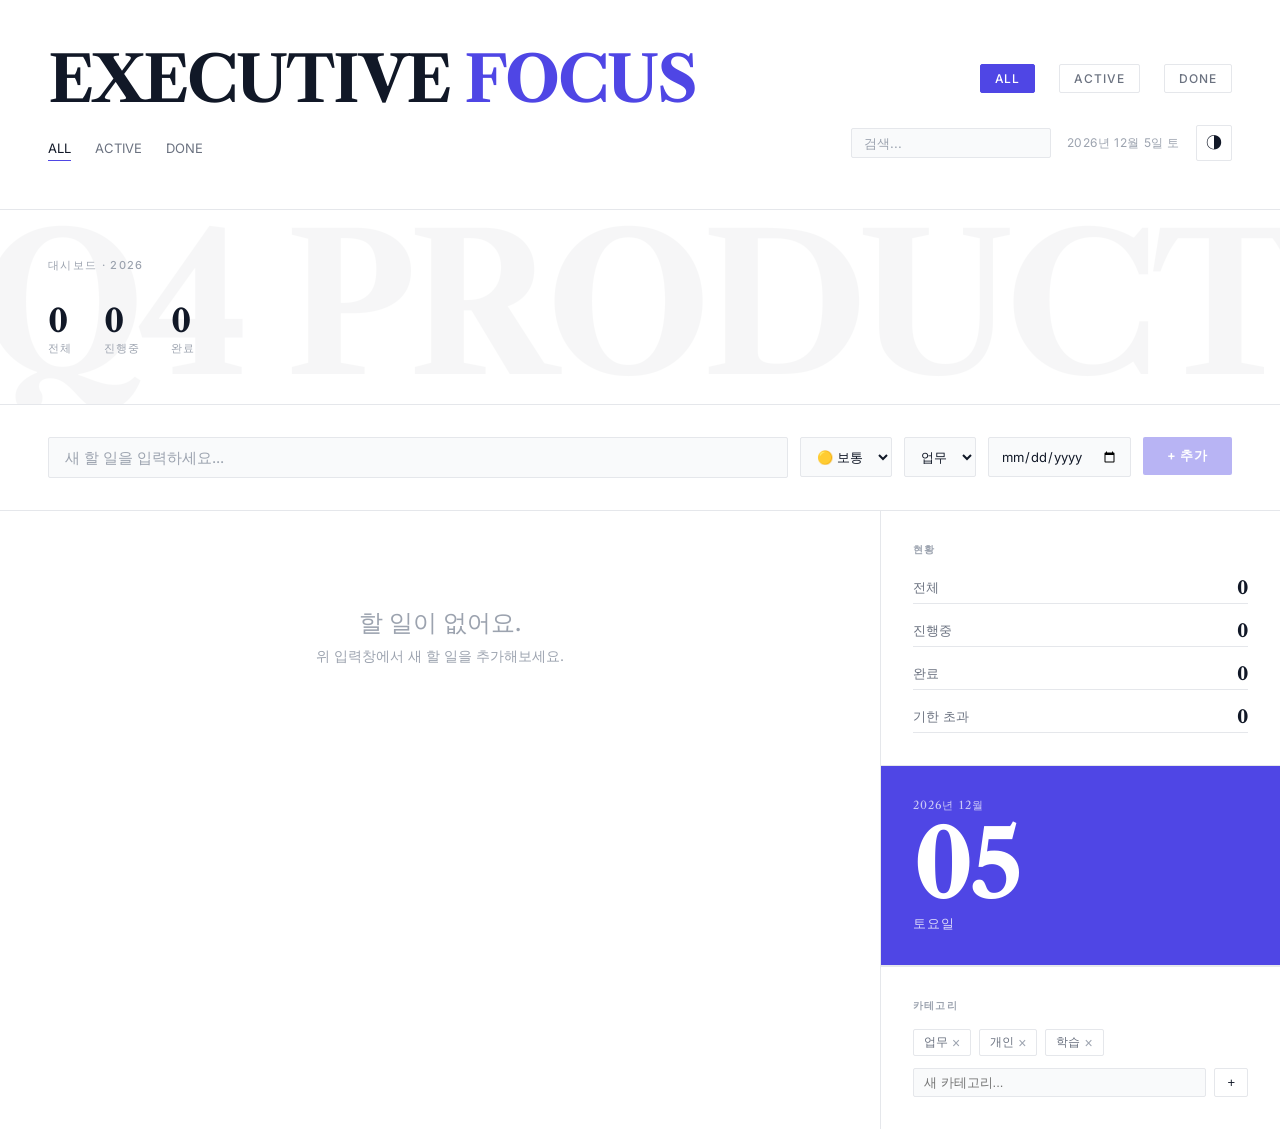
<file: todo/index.html>
<!doctype html>
<html lang="ko">
  <head>
    <meta charset="UTF-8" />
    <meta name="viewport" content="width=device-width, initial-scale=1.0" />
    <title>Executive Focus</title>
    <link rel="preconnect" href="https://fonts.googleapis.com" />
    <link rel="preconnect" href="https://fonts.gstatic.com" crossorigin />
    <link
      href="https://fonts.googleapis.com/css2?family=Libre+Caslon+Text:ital,wght@0,400;0,700;1,400&family=Inter:wght@400;500;600&display=swap"
      rel="stylesheet"
    />
    <script type="module" crossorigin src="/todo/assets/index-BjCqxFgQ.js"></script>
    <link rel="stylesheet" crossorigin href="/todo/assets/index-DEH_xHod.css">
  </head>
  <body>
    <div id="root"></div>
  </body>
</html>
</file>
<file: todo/assets/index-DEH_xHod.css>
:root,[data-theme=dark]{--color-bg: #050505;--color-surface: #0f0f0f;--color-surface-2: #1a1a1a;--color-text-primary: #f9f9f9;--color-text-secondary: rgba(249, 249, 249, .6);--color-text-muted: rgba(249, 249, 249, .3);--color-accent: #ff4f00;--color-accent-soft: rgba(255, 79, 0, .15);--color-border: rgba(249, 249, 249, .2);--color-border-strong: rgba(249, 249, 249, .4);--color-priority-high: #ef4444;--color-priority-medium: #eab308;--color-priority-low: #22c55e;--color-overdue: #ef4444;--color-completed-text: rgba(249, 249, 249, .3);--color-selected-bg: #f9f9f9;--color-selected-text: #050505;--font-serif: "Libre Caslon Text", Georgia, serif;--font-sans: "Inter", system-ui, sans-serif;--transition-theme: background-color .3s ease, color .3s ease, border-color .3s ease}[data-theme=light]{--color-bg: #ffffff;--color-surface: #f9fafb;--color-surface-2: #f3f4f6;--color-text-primary: #111827;--color-text-secondary: #6b7280;--color-text-muted: #9ca3af;--color-accent: #4f46e5;--color-accent-soft: rgba(79, 70, 229, .1);--color-border: #e5e7eb;--color-border-strong: #d1d5db;--color-priority-high: #dc2626;--color-priority-medium: #d97706;--color-priority-low: #16a34a;--color-overdue: #dc2626;--color-completed-text: #9ca3af;--color-selected-bg: #4f46e5;--color-selected-text: #ffffff}@media (prefers-reduced-motion: reduce){*{transition:none!important;animation:none!important}}*{margin:0;padding:0;box-sizing:border-box}body{background-color:var(--color-bg);color:var(--color-text-primary);font-family:var(--font-sans);transition:var(--transition-theme);min-height:100vh}.header{display:flex;justify-content:space-between;align-items:flex-end;padding:48px;border-bottom:1px solid var(--color-border);transition:var(--transition-theme)}.header__left{display:flex;flex-direction:column;gap:24px}.header__logo{font-family:var(--font-serif);font-size:clamp(36px,5vw,64px);font-weight:700;letter-spacing:-.03em;text-transform:uppercase;line-height:1;color:var(--color-text-primary)}.header__logo span{color:var(--color-accent)}.header__nav{display:flex;gap:24px}.header__nav-link{font-family:var(--font-sans);font-size:13px;color:var(--color-text-secondary);text-decoration:none;cursor:pointer;background:none;border:none;padding:4px 0;border-bottom:1px solid transparent;transition:color .2s,border-color .2s}.header__nav-link:hover,.header__nav-link--active{color:var(--color-text-primary);border-bottom-color:var(--color-accent)}.header__right{display:flex;flex-direction:column;align-items:flex-end;gap:32px}.header__controls{display:flex;align-items:center;gap:24px}.header__filter-btn{font-family:var(--font-sans);font-size:12px;font-weight:500;letter-spacing:.08em;text-transform:uppercase;padding:6px 14px;border:1px solid var(--color-border);border-radius:2px;background:transparent;color:var(--color-text-secondary);cursor:pointer;transition:all .2s}.header__filter-btn:hover{border-color:var(--color-border-strong);color:var(--color-text-primary)}.header__filter-btn--active{background:var(--color-selected-bg);color:var(--color-selected-text);border-color:var(--color-selected-bg)}.header__meta{display:flex;align-items:center;gap:16px}.header__date{font-family:var(--font-sans);font-size:12px;color:var(--color-text-muted);letter-spacing:.05em}.header__search{position:relative}.header__search-input{background:var(--color-surface);border:1px solid var(--color-border);color:var(--color-text-primary);font-family:var(--font-sans);font-size:13px;padding:6px 12px;border-radius:2px;width:200px;outline:none;transition:border-color .2s}.header__search-input::placeholder{color:var(--color-text-muted)}.header__search-input:focus{border-color:var(--color-accent)}.theme-toggle{width:36px;height:36px;border:1px solid var(--color-border);border-radius:2px;background:transparent;color:var(--color-text-primary);cursor:pointer;display:flex;align-items:center;justify-content:center;font-size:16px;transition:border-color .2s,background .2s}.theme-toggle:hover{border-color:var(--color-border-strong);background:var(--color-surface)}@media (max-width: 768px){.header{flex-direction:column;align-items:flex-start;gap:24px;padding:24px}.header__right{align-items:flex-start;width:100%}.header__search-input{width:100%}.header__controls{flex-wrap:wrap}}.hero{position:relative;padding:48px;border-bottom:1px solid var(--color-border);overflow:hidden}.hero__watermark{position:absolute;top:0;left:-20px;font-family:var(--font-serif);font-size:clamp(80px,15vw,200px);font-weight:700;letter-spacing:-.04em;text-transform:uppercase;color:var(--color-text-primary);opacity:.03;pointer-events:none;-webkit-user-select:none;user-select:none;white-space:nowrap;line-height:1}.hero__content{position:relative;display:flex;flex-direction:column;gap:16px;max-width:1024px}.hero__label{font-family:var(--font-sans);font-size:11px;font-weight:500;letter-spacing:.12em;text-transform:uppercase;color:var(--color-text-muted)}.hero__stats{display:flex;gap:32px;padding-top:16px}.hero__stat{display:flex;flex-direction:column;gap:4px}.hero__stat-value{font-family:var(--font-serif);font-size:32px;font-weight:700;color:var(--color-text-primary);line-height:1}.hero__stat-value--accent{color:var(--color-accent)}.hero__stat-label{font-family:var(--font-sans);font-size:11px;color:var(--color-text-muted);letter-spacing:.08em;text-transform:uppercase}@media (max-width: 768px){.hero{padding:24px}.hero__stats{gap:16px;flex-wrap:wrap}}.todo-input{padding:32px 48px;border-bottom:1px solid var(--color-border)}.todo-input__form{display:flex;gap:12px;align-items:flex-start;flex-wrap:wrap}.todo-input__text{flex:1;min-width:240px;background:var(--color-surface);border:1px solid var(--color-border);color:var(--color-text-primary);font-family:var(--font-sans);font-size:15px;padding:10px 16px;border-radius:2px;outline:none;transition:border-color .2s}.todo-input__text::placeholder{color:var(--color-text-muted)}.todo-input__text:focus{border-color:var(--color-accent)}.todo-input__select{background:var(--color-surface);border:1px solid var(--color-border);color:var(--color-text-primary);font-family:var(--font-sans);font-size:13px;padding:10px 12px;border-radius:2px;outline:none;cursor:pointer}.todo-input__select:focus{border-color:var(--color-accent)}.todo-input__date{background:var(--color-surface);border:1px solid var(--color-border);color:var(--color-text-primary);font-family:var(--font-sans);font-size:13px;padding:10px 12px;border-radius:2px;outline:none}.todo-input__date:focus{border-color:var(--color-accent)}.todo-input__submit{background:var(--color-accent);color:#fff;border:none;font-family:var(--font-sans);font-size:13px;font-weight:600;letter-spacing:.06em;text-transform:uppercase;padding:10px 24px;border-radius:2px;cursor:pointer;white-space:nowrap;transition:opacity .2s}.todo-input__submit:hover{opacity:.85}.todo-input__submit:disabled{opacity:.4;cursor:not-allowed}@media (max-width: 768px){.todo-input{padding:20px 24px}.todo-input__text{min-width:100%}}.article{display:flex;flex-direction:column;gap:16px;padding:48px;border-bottom:1px solid var(--color-border);transition:background .2s;position:relative}.article:hover{background:var(--color-surface)}.article--selected{background:var(--color-selected-bg);color:var(--color-selected-text)}.article--selected .article__meta,.article--selected .article__actions button,.article--selected .article__category,.article--selected .article__date{color:var(--color-selected-text);opacity:.7;border-color:#0003}.article--completed{opacity:.45}.article--overdue .article__label{color:var(--color-overdue)}.article__meta{display:flex;align-items:center;gap:12px;font-family:var(--font-sans);font-size:11px;letter-spacing:.08em;text-transform:uppercase;color:var(--color-text-muted)}.article__label{font-weight:600}.article__priority-dot{width:6px;height:6px;border-radius:50%;flex-shrink:0}.article__priority-dot--high{background:var(--color-priority-high)}.article__priority-dot--medium{background:var(--color-priority-medium)}.article__priority-dot--low{background:var(--color-priority-low)}.article__category{border:1px solid var(--color-border);padding:2px 8px;border-radius:1px;font-size:10px}.article__body{display:flex;align-items:flex-start;gap:16px}.article__checkbox{width:20px;height:20px;flex-shrink:0;margin-top:4px;accent-color:var(--color-accent);cursor:pointer}.article__title{font-family:var(--font-serif);font-size:clamp(18px,2.5vw,28px);font-weight:700;line-height:1.2;letter-spacing:-.02em;flex:1}.article--completed .article__title{text-decoration:line-through;color:var(--color-completed-text)}.article__date{font-family:var(--font-sans);font-size:12px;color:var(--color-text-muted);display:flex;align-items:center;gap:6px}.article__date--overdue{color:var(--color-overdue);font-weight:600}.article__actions{display:flex;gap:8px;position:absolute;top:16px;right:48px;opacity:0;transition:opacity .15s}.article:hover .article__actions{opacity:1}.article__actions button{background:none;border:1px solid var(--color-border);color:var(--color-text-secondary);font-size:12px;padding:4px 10px;border-radius:2px;cursor:pointer;font-family:var(--font-sans);transition:all .15s}.article__actions button:hover{border-color:var(--color-border-strong);color:var(--color-text-primary)}.article__actions .article__btn-delete:hover{border-color:var(--color-overdue);color:var(--color-overdue)}.sidebar{display:flex;flex-direction:column;border-left:1px solid var(--color-border);min-width:0}.sidebar__index{padding:32px;border-bottom:1px solid var(--color-border);display:flex;flex-direction:column;gap:12px}.sidebar__section-title{font-family:var(--font-sans);font-size:10px;font-weight:600;letter-spacing:.12em;text-transform:uppercase;color:var(--color-text-muted);margin-bottom:4px}.sidebar__index-item{display:flex;justify-content:space-between;align-items:center;font-family:var(--font-sans);font-size:13px;color:var(--color-text-secondary);padding:4px 0;border-bottom:1px solid var(--color-border)}.sidebar__index-count{font-family:var(--font-serif);font-size:18px;font-weight:700;color:var(--color-text-primary)}.sidebar__calendar{padding:32px;border-bottom:1px solid var(--color-border);background:var(--color-accent);color:#fff}.sidebar__calendar-month{font-family:var(--font-serif);font-size:11px;letter-spacing:.1em;text-transform:uppercase;opacity:.7;margin-bottom:8px}.sidebar__calendar-day{font-family:var(--font-serif);font-size:clamp(64px,8vw,96px);font-weight:700;line-height:.9;letter-spacing:-.04em}.sidebar__calendar-weekday{font-family:var(--font-sans);font-size:13px;opacity:.8;margin-top:8px;letter-spacing:.06em;text-transform:uppercase}.sidebar__upcoming{padding:32px;display:flex;flex-direction:column;gap:16px;flex:1}.sidebar__upcoming-item{display:flex;flex-direction:column;gap:4px;padding-bottom:16px;border-bottom:1px solid var(--color-border)}.sidebar__upcoming-item:last-child{border-bottom:none}.sidebar__upcoming-date{font-family:var(--font-sans);font-size:11px;letter-spacing:.08em;text-transform:uppercase;color:var(--color-text-muted)}.sidebar__upcoming-text{font-family:var(--font-sans);font-size:13px;color:var(--color-text-secondary);line-height:1.4}.sidebar__upcoming-badge{display:inline-flex;align-items:center;gap:4px;font-size:11px;padding:2px 6px;border-radius:1px;width:fit-content;margin-top:2px}.sidebar__upcoming-badge--high{background:var(--color-priority-high);color:#fff}.sidebar__upcoming-badge--medium{background:var(--color-priority-medium);color:#000}.sidebar__upcoming-badge--low{background:var(--color-priority-low);color:#fff}.sidebar__categories{padding:32px;border-top:1px solid var(--color-border);display:flex;flex-direction:column;gap:12px}.sidebar__cat-list{display:flex;flex-wrap:wrap;gap:8px}.sidebar__cat-tag{display:flex;align-items:center;gap:4px;border:1px solid var(--color-border);padding:4px 10px;border-radius:2px;font-size:12px;color:var(--color-text-secondary)}.sidebar__cat-tag button{background:none;border:none;color:var(--color-text-muted);cursor:pointer;font-size:14px;line-height:1;padding:0;display:flex;align-items:center}.sidebar__cat-tag button:hover{color:var(--color-overdue)}.sidebar__cat-input-row{display:flex;gap:8px}.sidebar__cat-input{flex:1;background:var(--color-surface);border:1px solid var(--color-border);color:var(--color-text-primary);font-size:13px;padding:6px 10px;border-radius:2px;outline:none}.sidebar__cat-input:focus{border-color:var(--color-accent)}.sidebar__cat-btn{background:transparent;border:1px solid var(--color-border);color:var(--color-text-primary);font-size:13px;padding:6px 12px;border-radius:2px;cursor:pointer;transition:all .15s}.sidebar__cat-btn:hover{border-color:var(--color-accent);color:var(--color-accent)}.sidebar__clear-btn{margin-top:8px;background:transparent;border:1px solid var(--color-border);color:var(--color-text-secondary);font-size:12px;padding:6px 12px;border-radius:2px;cursor:pointer;font-family:var(--font-sans);transition:all .15s}.sidebar__clear-btn:hover{border-color:var(--color-overdue);color:var(--color-overdue)}.modal-overlay{position:fixed;top:0;right:0;bottom:0;left:0;background:#000000b3;display:flex;align-items:center;justify-content:center;z-index:100;padding:24px}.modal{background:var(--color-bg);border:1px solid var(--color-border-strong);width:100%;max-width:560px;border-radius:2px;overflow:hidden}.modal__header{display:flex;justify-content:space-between;align-items:center;padding:24px 32px;border-bottom:1px solid var(--color-border)}.modal__title{font-family:var(--font-serif);font-size:22px;font-weight:700}.modal__close{background:none;border:1px solid var(--color-border);color:var(--color-text-primary);width:32px;height:32px;border-radius:2px;cursor:pointer;font-size:18px;display:flex;align-items:center;justify-content:center;transition:all .15s}.modal__close:hover{border-color:var(--color-overdue);color:var(--color-overdue)}.modal__body{padding:32px;display:flex;flex-direction:column;gap:20px}.modal__field{display:flex;flex-direction:column;gap:6px}.modal__label{font-family:var(--font-sans);font-size:11px;font-weight:600;letter-spacing:.1em;text-transform:uppercase;color:var(--color-text-muted)}.modal__input,.modal__select,.modal__date{background:var(--color-surface);border:1px solid var(--color-border);color:var(--color-text-primary);font-family:var(--font-sans);font-size:14px;padding:10px 14px;border-radius:2px;outline:none;transition:border-color .2s}.modal__input:focus,.modal__select:focus,.modal__date:focus{border-color:var(--color-accent)}.modal__footer{display:flex;justify-content:flex-end;gap:12px;padding:20px 32px;border-top:1px solid var(--color-border)}.modal__btn{font-family:var(--font-sans);font-size:13px;font-weight:500;padding:10px 24px;border-radius:2px;cursor:pointer;transition:all .15s}.modal__btn--cancel{background:transparent;border:1px solid var(--color-border);color:var(--color-text-secondary)}.modal__btn--cancel:hover{border-color:var(--color-border-strong);color:var(--color-text-primary)}.modal__btn--save{background:var(--color-accent);border:1px solid var(--color-accent);color:#fff}.modal__btn--save:hover{opacity:.85}
</file>
